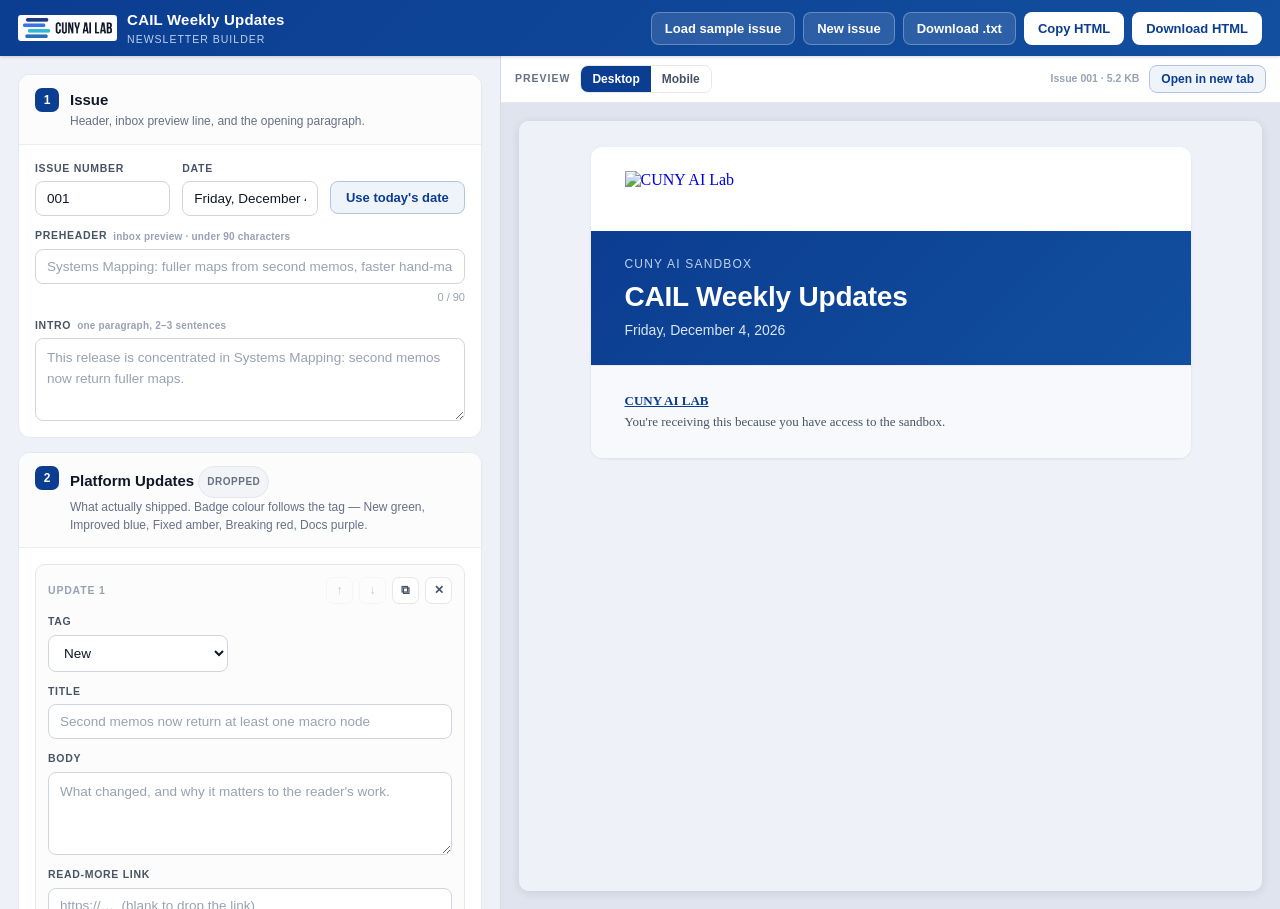
<file: index.html>
<!DOCTYPE html>
<html lang="en">
<head>
<meta charset="utf-8">
<meta name="viewport" content="width=device-width, initial-scale=1">
<title>CAIL Weekly Updates — Newsletter Builder</title>
<link rel="stylesheet" href="styles.css">
</head>
<body>

<header class="topbar">
  <div class="brand">
    <img src="logo-horizontal.png" alt="CUNY AI Lab">
    <div>
      <div class="t">CAIL Weekly Updates</div>
      <div class="s">Newsletter builder</div>
    </div>
  </div>
  <div class="spacer"></div>
  <div class="actions">
    <span class="save-state" id="save-state"></span>
    <button class="btn-ghost" id="btn-sample" title="Fill the form with the published sample issue">Load sample issue</button>
    <button class="btn-ghost" id="btn-new" title="Start a blank issue">New issue</button>
    <button class="btn-ghost" id="btn-txt" title="Download the plain-text fallback (newsletter.txt)">Download .txt</button>
    <button class="btn-solid" id="btn-copy" title="Copy the newsletter HTML to the clipboard">Copy HTML</button>
    <button class="btn-solid" id="btn-download" title="Download the finished newsletter HTML">Download HTML</button>
  </div>
</header>

<main class="layout">
  <section class="formpane" id="formpane">

    <div class="sec">
      <div class="sec-head">
        <div class="num">1</div>
        <div>
          <div class="ttl">Issue</div>
          <div class="hint">Header, inbox preview line, and the opening paragraph.</div>
        </div>
      </div>
      <div class="sec-body">
        <div class="grid three">
          <div class="field">
            <label for="f-issue">Issue number</label>
            <input type="text" id="f-issue" data-path="meta.issue" placeholder="014">
          </div>
          <div class="field">
            <label for="f-date">Date</label>
            <input type="text" id="f-date" data-path="meta.date" placeholder="Monday, March 3, 2025">
          </div>
          <div class="field">
            <label>&nbsp;</label>
            <button class="btn-add" id="btn-today" style="border-style:solid; border-color:#b2c4e0;">Use today's date</button>
          </div>
        </div>
        <div class="grid" style="margin-top:12px;">
          <div class="field">
            <label for="f-preheader">Preheader <span class="opt">inbox preview · under 90 characters</span></label>
            <input type="text" id="f-preheader" data-path="meta.preheader" placeholder="Systems Mapping: fuller maps from second memos, faster hand-mapping.">
            <div class="counter" id="c-preheader">0 / 90</div>
          </div>
          <div class="field">
            <label for="f-intro">Intro <span class="opt">one paragraph, 2–3 sentences</span></label>
            <textarea id="f-intro" data-path="meta.intro" rows="3" placeholder="This release is concentrated in Systems Mapping: second memos now return fuller maps."></textarea>
          </div>
        </div>
      </div>
    </div>

    <div class="sec">
      <div class="sec-head">
        <div class="num">2</div>
        <div style="flex:1;">
          <div class="ttl">Platform Updates <span id="chip-updates"></span></div>
          <div class="hint">What actually shipped. Badge colour follows the tag — New green, Improved blue, Fixed amber, Breaking red, Docs purple.</div>
        </div>
      </div>
      <div class="sec-body">
        <div id="updates-list"></div>
        <div class="add-row" style="margin-bottom:14px;">
          <button class="btn-add" data-add="updates">+ Add update</button>
        </div>
        <div class="grid">
          <div class="field">
            <label for="f-why">Why this matters <span class="opt">one line · blank to drop</span></label>
            <input type="text" id="f-why" data-path="why" placeholder="Systems Mapping now sits beside Stem Splitter on the Tools portal.">
          </div>
          <div class="field">
            <label for="f-verif">Release verification <span class="opt">build/test evidence · blank to drop</span></label>
            <input type="text" id="f-verif" data-path="verification" placeholder="tests 214 passed · deployed 2025-03-03 14:02 ET">
          </div>
        </div>
      </div>
    </div>

    <div class="sec">
      <div class="sec-head">
        <div class="num">3</div>
        <div style="flex:1;">
          <div class="ttl">Tool Spotlight <span id="chip-tool"></span></div>
          <div class="hint">One tool or use case per issue, with a copy-paste snippet and a single call to action.</div>
        </div>
      </div>
      <div class="sec-body">
        <div class="grid two">
          <div class="field">
            <label for="f-tool-name">Tool name</label>
            <input type="text" id="f-tool-name" data-path="tool.name" placeholder="Systems Mapping">
          </div>
          <div class="field">
            <label for="f-tool-author">Contributed by</label>
            <input type="text" id="f-tool-author" data-path="tool.author" placeholder="Zach, via Codex">
          </div>
        </div>
        <div class="grid" style="margin-top:12px;">
          <div class="field">
            <label for="f-tool-tagline">Tagline <span class="opt">one line</span></label>
            <input type="text" id="f-tool-tagline" data-path="tool.tagline" placeholder="Concept mapping for policy and systems coursework, now on the Tools portal.">
          </div>
          <div class="field">
            <label for="f-tool-body">Body <span class="opt">2–4 sentences</span></label>
            <textarea id="f-tool-body" data-path="tool.body" rows="4" placeholder="Systems Mapping is a concept-mapping workspace for policy and systems coursework."></textarea>
          </div>
          <div class="field">
            <label for="f-tool-code">Code snippet <span class="opt">optional · write "none" to drop the block</span></label>
            <textarea id="f-tool-code" data-path="tool.code" rows="3" placeholder="pip install cail-sandbox"></textarea>
          </div>
          <div class="grid two">
            <div class="field">
              <label for="f-tool-cta">Button label <span class="opt">default: Access the tool</span></label>
              <input type="text" id="f-tool-cta" data-path="tool.cta" placeholder="Access the tool">
            </div>
            <div class="field">
              <label for="f-tool-link">Call-to-action link</label>
              <input type="text" id="f-tool-link" data-path="tool.link" placeholder="https://ailab.gc.cuny.edu/tools/">
            </div>
          </div>
        </div>
      </div>
    </div>

    <div class="sec">
      <div class="sec-head">
        <div class="num">4</div>
        <div style="flex:1;">
          <div class="ttl">Research and Projects <span id="chip-research"></span></div>
          <div class="hint">Work running in the sandbox. Leave empty and the whole section is dropped from the email.</div>
        </div>
      </div>
      <div class="sec-body">
        <div id="research-list"></div>
        <div class="add-row">
          <button class="btn-add" data-add="research">+ Add project</button>
        </div>
      </div>
    </div>

    <div class="sec">
      <div class="sec-head">
        <div class="num">5</div>
        <div style="flex:1;">
          <div class="ttl">Events and Workshops <span id="chip-events"></span></div>
          <div class="hint">Workshops, demos, deadlines. Leave empty and the whole section is dropped.</div>
        </div>
      </div>
      <div class="sec-body">
        <div id="events-list"></div>
        <div class="add-row">
          <button class="btn-add" data-add="events">+ Add event</button>
        </div>
      </div>
    </div>

    <div class="sec">
      <div class="sec-head">
        <div class="num">6</div>
        <div>
          <div class="ttl">Links</div>
          <div class="hint">Logo and lab URL. All links must be absolute.</div>
        </div>
      </div>
      <div class="sec-body">
        <div class="grid two">
          <div class="field">
            <label for="f-lab">CUNY AI Lab URL</label>
            <input type="text" id="f-lab" data-path="links.lab_url" placeholder="https://ailab.gc.cuny.edu">
          </div>
          <div class="field">
            <label for="f-logo">Logo URL</label>
            <input type="text" id="f-logo" data-path="links.logo_url" placeholder="https://ailab.gc.cuny.edu/images/logo-horizontal.png">
          </div>
        </div>
      </div>
    </div>

    <div class="sec">
      <div class="sec-head">
        <div class="num" style="background:#475467;">&#10003;</div>
        <div>
          <div class="ttl">Pre-send checks</div>
          <div class="hint">Runs against the template rules in the README.</div>
        </div>
      </div>
      <div class="sec-body">
        <div class="checks" id="checks"></div>
      </div>
    </div>

    <div class="sec">
      <div class="sec-head">
        <div class="num" style="background:#475467;">&#8997;</div>
        <div>
          <div class="ttl">Draft</div>
          <div class="hint">Your work is saved in this browser automatically. Export a file to hand off or back up.</div>
        </div>
      </div>
      <div class="sec-body">
        <div class="add-row">
          <button class="btn-add" id="btn-export">Export draft (.json)</button>
          <button class="btn-add" id="btn-import">Import draft (.json)</button>
          <button class="btn-add" id="btn-reset" style="color:#b42318; background:#fef3f2; border-color:#fecdca;">Clear saved draft</button>
          <input type="file" id="file-import" accept="application/json,.json" hidden>
        </div>
      </div>
    </div>

    <details class="adv" style="margin:4px 2px 0;">
      <summary>Formatting help and house style</summary>
      <div class="help">
        Body fields accept light inline formatting: <code class="k">**bold**</code>,
        <code class="k">*italic*</code>, <code class="k">`code`</code>, and
        <code class="k">[label](https://…)</code>. Everything else is escaped, so stray
        <code class="k">&lt;</code> characters are safe.<br><br>
        <b>Voice and style:</b> plain declarative sentences. No exclamation points, no emoji, no hype
        adjectives. State what changed and why it matters to the reader's work. Prefer concrete numbers
        and dates over "recently" and "soon".<br><br>
        <b>Sending:</b> download both the HTML and the .txt, and send them as
        <code class="k">multipart/alternative</code>. Test in Gmail, Apple Mail, and Outlook first.
      </div>
    </details>

  </section>

  <section class="previewpane">
    <div class="preview-toolbar">
      <span class="lbl">Preview</span>
      <div class="seg" id="view-seg">
        <button data-view="desktop" class="on">Desktop</button>
        <button data-view="mobile">Mobile</button>
      </div>
      <div class="spacer"></div>
      <span class="lbl" id="preview-meta" style="text-transform:none; letter-spacing:0; font-weight:600; color:#98a2b3;"></span>
      <button class="btn-add" id="btn-open" style="border-style:solid; border-color:#b2c4e0; padding:6px 11px; font-size:12px;">Open in new tab</button>
    </div>
    <div class="preview-scroll">
      <iframe id="preview" title="Newsletter preview"></iframe>
    </div>
  </section>
</main>

<div class="toast" id="toast"></div>

<script src="app.js"></script>
</body>
</html>
</file>
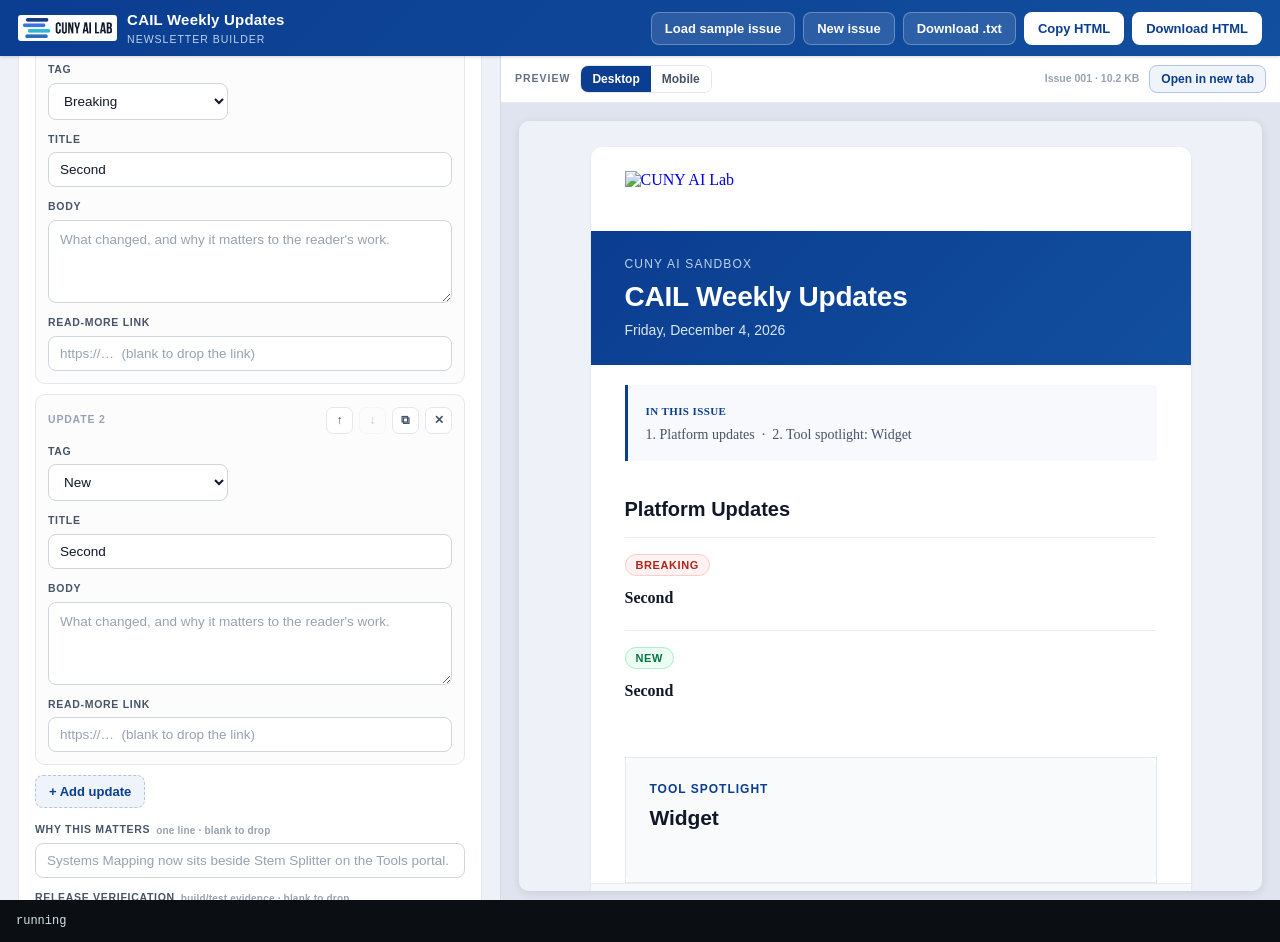
<file: CAIL Newsletter Builder.html>
<!DOCTYPE html><html><head><meta charset="utf-8"><title>selftest</title>
<style>
  html,body{margin:0;padding:0}
  #f{display:block;width:100%;height:100vh;border:0}
  #out{margin:0;padding:12px 16px;font:12px/1.5 ui-monospace,Menlo,Consolas,monospace;
       white-space:pre-wrap;background:#0b0f14;color:#d6e2ea}
</style>
</head><body>
<iframe id="f" src="index.html"></iframe>
<pre id="out">running</pre>
<script>
const log=[]; const ok=(n,c,extra)=>log.push((c?'PASS ':'FAIL ')+n+(extra?' :: '+extra:''));
const f=document.getElementById('f');
f.addEventListener('load',async ()=>{
  const w=f.contentWindow, d=f.contentDocument;
  const $=s=>d.querySelector(s), $$=s=>[...d.querySelectorAll(s)];
  const fire=(el,t='input')=>el.dispatchEvent(new w.Event(t,{bubbles:true}));
  const sleep=ms=>new Promise(r=>setTimeout(r,ms));
  try{
    // 1 initial render
    ok('form fields rendered', $$('[data-path]').length>=15, $$('[data-path]').length+' path inputs');
    ok('updates list has 1 item', $$('#updates-list .item').length===1);
    ok('events list has 1 item', $$('#events-list .item').length===1);
    ok('research list empty help', /No project entries/.test($('#research-list').textContent));
    ok('preview srcdoc set', ($('#preview').srcdoc||'').includes('CAIL Weekly Updates'), (($('#preview').srcdoc||'').length)+' chars');
    ok('date prefilled', $('#f-date').value.length>5, $('#f-date').value);

    // 2 typing updates state + preview
    const t=$('#updates-list .item textarea[data-field="body"]');
    t.value='Typed body text.'; fire(t);
    const ti=$('#updates-list .item input[data-field="title"]');
    ti.value='Typed title'; fire(ti);
    await sleep(250);
    ok('preview reflects typed update', $('#preview').srcdoc.includes('Typed title'));

    // 3 add / dup / move / delete
    $('[data-add="updates"]').click(); await sleep(60);
    ok('add update', $$('#updates-list .item').length===2, $$('#updates-list .item').length+' items');
    $$('#updates-list .item input[data-field="title"]')[1].value='Second'; fire($$('#updates-list .item input[data-field="title"]')[1]);
    $('[data-act="up"][data-index="1"]').click(); await sleep(60);
    ok('move up', $$('#updates-list .item input[data-field="title"]')[0].value==='Second',
      $$('#updates-list .item input[data-field="title"]')[0].value);
    ok('move-up disabled at top', $$('#updates-list .item')[0].querySelector('[data-act="up"]').disabled===true);
    $('[data-act="dup"][data-index="0"]').click(); await sleep(60);
    ok('duplicate', $$('#updates-list .item').length===3);
    $('[data-act="del"][data-index="2"]').click(); await sleep(60);
    ok('delete', $$('#updates-list .item').length===2);
    ok('title survives re-render', $$('#updates-list .item input[data-field="title"]')[0].value==='Second');

    // 4 tag select changes badge colour
    const sel=$('#updates-list .item select[data-field="tag"]');
    sel.value='Breaking'; fire(sel,'change'); await sleep(250);
    ok('Breaking badge colour', $('#preview').srcdoc.includes('#b42318'), 'red badge');

    // 5 tool spotlight appears when name typed
    const tn=$('#f-tool-name'); tn.value='Widget'; fire(tn); await sleep(250);
    ok('tool spotlight in toc', $('#preview').srcdoc.includes('Tool spotlight: Widget'));
    ok('tool chip on', /included/.test($('#chip-tool').textContent), $('#chip-tool').textContent);
    tn.value=''; fire(tn); await sleep(250);
    ok('tool chip off when cleared', /dropped/.test($('#chip-tool').textContent));

    // 6 code "none" suppression
    const tc=$('#f-tool-code'); tc.value='none'; tn.value='Widget'; fire(tn); fire(tc); await sleep(250);
    ok('code "none" drops block', !$('#preview').srcdoc.includes('ui-monospace,SFMono-Regular,Menlo,Consolas,\'Courier New\',monospace; font-size:13px; line-height:22px'));
    tc.value='npm i x'; fire(tc); await sleep(250);
    ok('code renders when set', $('#preview').srcdoc.includes('npm i x'));

    // 7 preheader counter warning
    const ph=$('#f-preheader'); ph.value='x'.repeat(120); fire(ph);
    ok('counter warns over 90', $('#c-preheader').classList.contains('warn'), $('#c-preheader').textContent);

    // 8 relative link warning
    ph.value='short'; fire(ph);
    const ul=$('#updates-list .item input[data-field="link"]'); ul.value='docs/page'; fire(ul); await sleep(250);
    ok('relative link flagged', /relative or malformed/.test($('#checks').textContent));
    ul.value='https://ok.example/x'; fire(ul); await sleep(250);
    ok('absolute link clears warning', !/relative or malformed/.test($('#checks').textContent));

    // 9 house style checks
    const w2=$('#f-why'); w2.value='This is huge!'; fire(w2); await sleep(250);
    ok('exclamation flagged', /exclamation point/.test($('#checks').textContent));
    w2.value=''; fire(w2); await sleep(250);

    // 10 section chips
    ok('updates chip shows count', /2 items/.test($('#chip-updates').textContent), $('#chip-updates').textContent);
    ok('research chip dropped', /dropped/.test($('#chip-research').textContent));

    // 11 sample load
    $('#btn-sample').click(); await sleep(300);
    ok('sample loads 5 updates', $$('#updates-list .item').length===5, $$('#updates-list .item').length+' items');
    ok('sample preview has Systems Mapping', $('#preview').srcdoc.includes('Systems Mapping'));
    ok('sample toc drops research', !$('#preview').srcdoc.includes('Research and Projects in the Sandbox'));
    ok('sample toc has 3 entries', /3\. Events and workshops/.test($('#preview').srcdoc));

    // 12 research section appears
    $('[data-add="research"]').click(); await sleep(60);
    const rn=$('#research-list input[data-field="name"]'); rn.value='Ada'; fire(rn);
    const rb=$('#research-list textarea[data-field="body"]'); rb.value='Builds maps.'; fire(rb);
    await sleep(250);
    ok('research section renders', $('#preview').srcdoc.includes('Research and Projects in the Sandbox'));
    ok('research toc renumbers', /3\. Research and projects/.test($('#preview').srcdoc));
    ok('research chip counts', /1 item/.test($('#chip-research').textContent), $('#chip-research').textContent);

    // 13 localStorage autosave
    await sleep(700);
    ok('draft autosaved', !!w.localStorage.getItem('cail-newsletter-draft-v1'));

    // 14 mobile toggle
    d.querySelector('#view-seg button[data-view="mobile"]').click();
    ok('mobile width applied', $('#preview').style.maxWidth==='390px', $('#preview').style.maxWidth);

    // 15 new issue bumps number
    d.querySelector('#view-seg button[data-view="desktop"]').click();
    $('#btn-new').click(); await sleep(300);
    ok('new issue increments', $('#f-issue').value==='002', $('#f-issue').value);
    ok('new issue clears updates', $$('#updates-list .item').length===1);
    ok('new issue keeps link defaults', $('#f-logo').value.includes('logo-horizontal.png'));

    // 16 no console errors
    ok('no page errors', !w.__errs || w.__errs.length===0, w.__errs?w.__errs.join('|'):'');
  }catch(e){ log.push('FAIL exception :: '+(e&&e.stack||e)); }
  document.getElementById('out').textContent=log.join('\n');
});
</script></body></html>
</file>
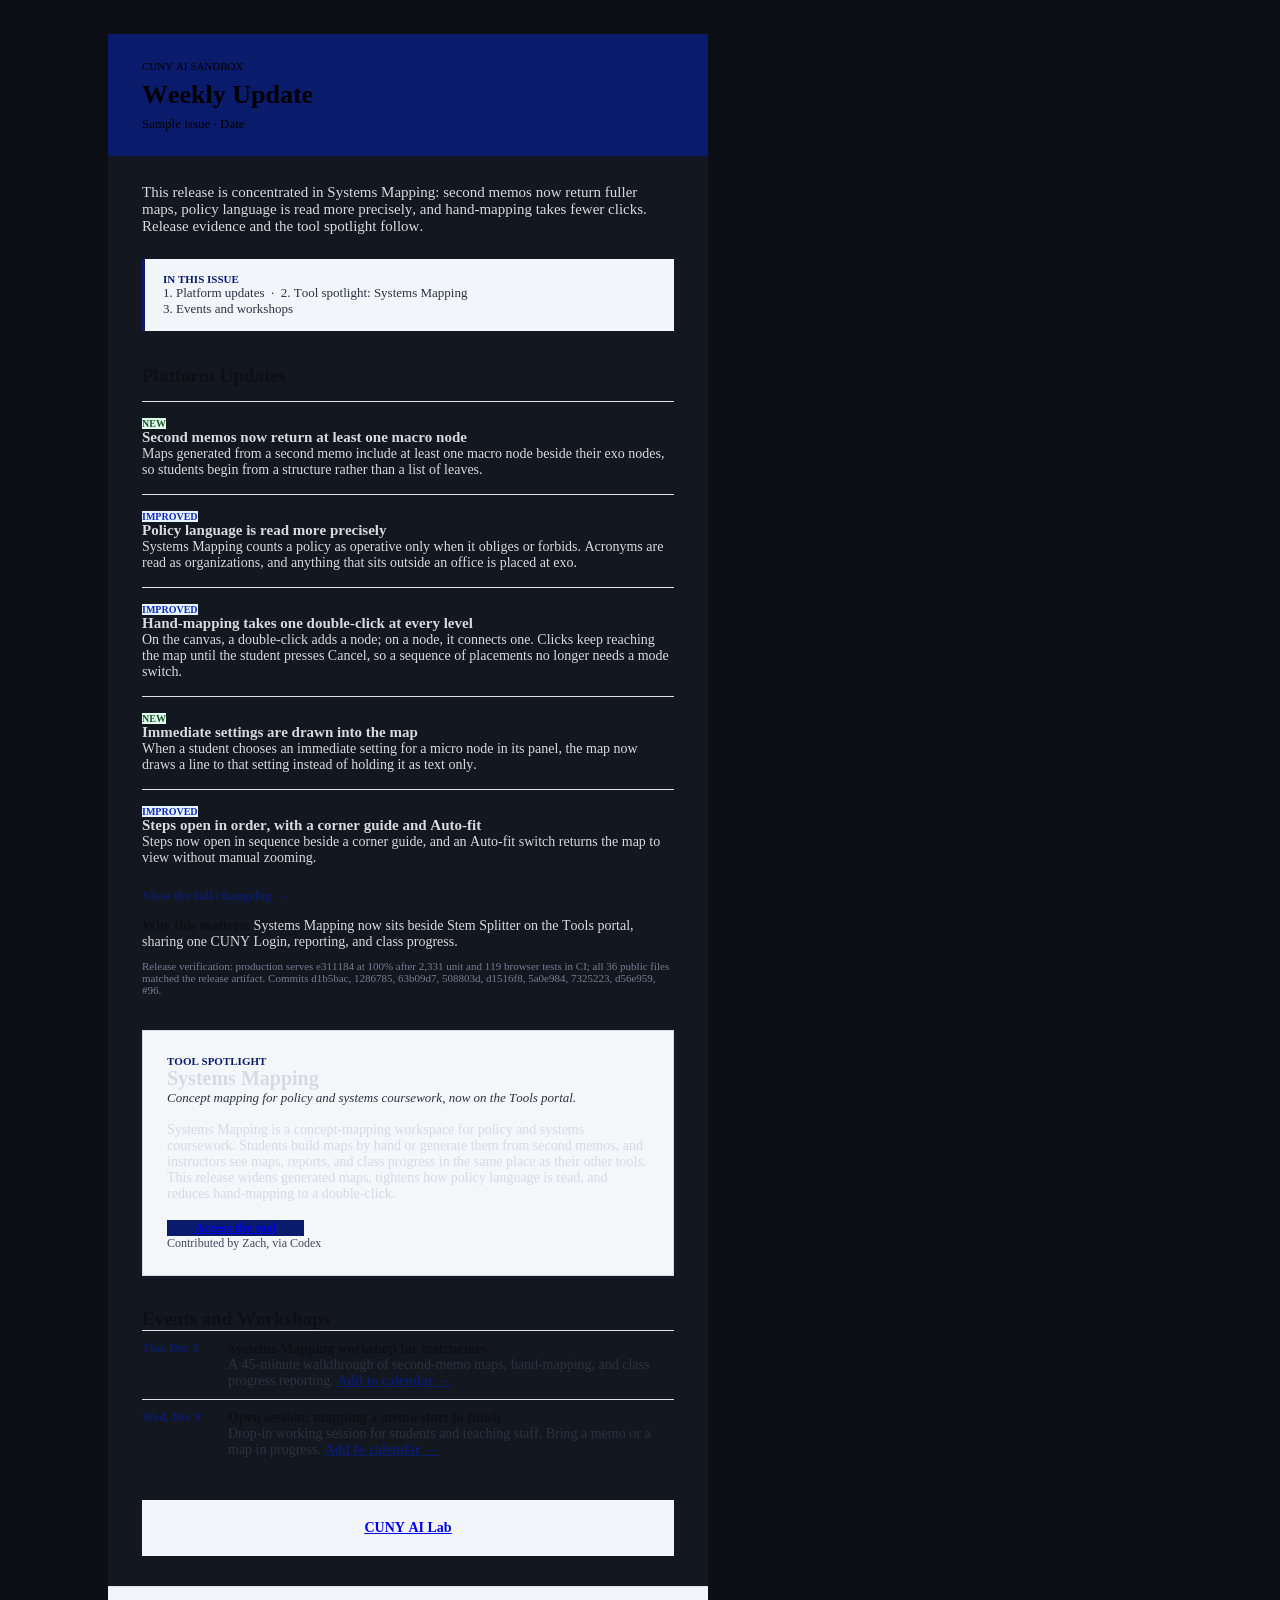
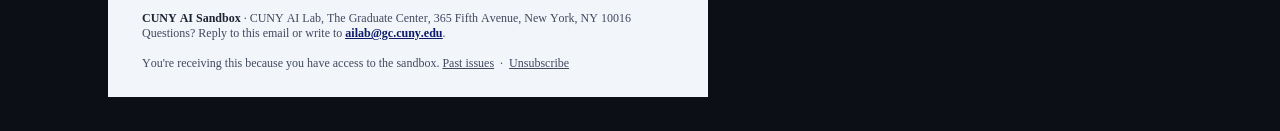
<file: sample-issue-01.user-edit.bak.html>
<!DOCTYPE html PUBLIC "-//W3C//DTD HTML 4.01//EN" "http://www.w3.org/TR/html4/strict.dtd">
<html>
<head>
  <meta http-equiv="Content-Type" content="text/html; charset=utf-8">
  <meta http-equiv="Content-Style-Type" content="text/css">
  <title></title>
  <meta name="Generator" content="Cocoa HTML Writer">
  <meta name="CocoaVersion" content="2685.7">
  <style type="text/css">
    body {background-color: #0d0f16}
    p.p1 {margin: 0.0px 0.0px 0.0px 0.0px; font: 11.0px 'Helvetica Neue'; -webkit-text-stroke: #89a7de}
    p.p2 {margin: 0.0px 0.0px 0.0px 0.0px; font: 26.0px 'Helvetica Neue'; -webkit-text-stroke: #ffffff}
    p.p3 {margin: 0.0px 0.0px 0.0px 0.0px; font: 13.0px 'Helvetica Neue'; -webkit-text-stroke: #abc0e6}
    p.p4 {margin: 0.0px 0.0px 0.0px 0.0px; font: 15.0px 'Helvetica Neue'; color: #d7dae0; -webkit-text-stroke: #d7dae0}
    p.p5 {margin: 0.0px 0.0px 0.0px 0.0px; font: 11.0px 'Helvetica Neue'; color: #0b1b6b; -webkit-text-stroke: #0b1b6b}
    p.p6 {margin: 0.0px 0.0px 0.0px 0.0px; font: 13.0px 'Helvetica Neue'; color: #2a3242; -webkit-text-stroke: #2a3242}
    p.p7 {margin: 0.0px 0.0px 0.0px 0.0px; font: 19.0px 'Helvetica Neue'; color: #0d0f17; -webkit-text-stroke: #0d0f17}
    p.p8 {margin: 0.0px 0.0px 0.0px 0.0px; font: 10.0px 'Helvetica Neue'; color: #12542a; -webkit-text-stroke: #12542a}
    p.p9 {margin: 0.0px 0.0px 0.0px 0.0px; font: 14.0px 'Helvetica Neue'; color: #d7dae0; -webkit-text-stroke: #d7dae0}
    p.p10 {margin: 0.0px 0.0px 0.0px 0.0px; font: 10.0px 'Helvetica Neue'; color: #102abd; -webkit-text-stroke: #102abd}
    p.p11 {margin: 0.0px 0.0px 0.0px 0.0px; font: 13.0px Times; color: #0b1b6b; -webkit-text-stroke: #0b1b6b}
    p.p12 {margin: 0.0px 0.0px 0.0px 0.0px; font: 11.0px 'Helvetica Neue'; color: #737d93; -webkit-text-stroke: #737d93}
    p.p13 {margin: 0.0px 0.0px 0.0px 0.0px; font: 20.0px 'Helvetica Neue'; color: #d7dae0; -webkit-text-stroke: #d7dae0}
    p.p14 {margin: 0.0px 0.0px 0.0px 0.0px; text-align: center; font: 13.0px Times; color: #0000e9; -webkit-text-stroke: #ffffff}
    p.p15 {margin: 0.0px 0.0px 0.0px 0.0px; font: 12.0px 'Helvetica Neue'; color: #42495f; -webkit-text-stroke: #42495f}
    p.p16 {margin: 0.0px 0.0px 0.0px 0.0px; font: 12.0px 'Helvetica Neue'; color: #0b1b6b; -webkit-text-stroke: #0b1b6b}
    p.p17 {margin: 0.0px 0.0px 0.0px 0.0px; font: 14.0px 'Helvetica Neue'; color: #0d0f17; -webkit-text-stroke: #0d0f17}
    p.p18 {margin: 0.0px 0.0px 0.0px 0.0px; font: 14.0px 'Helvetica Neue'; color: #2a3242; -webkit-text-stroke: #2a3242}
    p.p19 {margin: 0.0px 0.0px 0.0px 0.0px; text-align: center; font: 14.0px Times; color: #0000e9; -webkit-text-stroke: #0b1b6b}
    p.p20 {margin: 0.0px 0.0px 0.0px 0.0px; font: 12.0px 'Helvetica Neue'; color: #42495f; -webkit-text-stroke: #42495f; min-height: 14.0px}
    span.s1 {font-kerning: none}
    span.s2 {font-kerning: none; background-color: #e3feec}
    span.s3 {font-kerning: none; background-color: #e6f4ff}
    span.s4 {font: 13.0px '.Times Fallback'; font-kerning: none}
    span.s5 {font-kerning: none; color: #0d0f17; -webkit-text-stroke: 0px #0d0f17}
    span.s6 {font: 11.0px Times; font-kerning: none}
    span.s7 {text-decoration: underline ; font-kerning: none}
    span.s8 {font: 14.0px Times; text-decoration: underline ; font-kerning: none; color: #0b1b6b; -webkit-text-stroke: 0px #0b1b6b}
    span.s9 {font: 14.0px '.Times Fallback'; text-decoration: underline ; font-kerning: none; color: #0b1b6b; -webkit-text-stroke: 0px #0b1b6b}
    span.s10 {font: 14.0px Times; text-decoration: underline ; font-kerning: none; -webkit-text-stroke: 0px #0b1b6b}
    span.s11 {font-kerning: none; color: #1d2433; -webkit-text-stroke: 0px #1d2433}
    span.s12 {font: 12.0px Times; text-decoration: underline ; font-kerning: none; color: #0b1b6b; -webkit-text-stroke: 0px #0b1b6b}
    table.t1 {width: 800.0px; background-color: #0d0f16; border-collapse: collapse}
    table.t2 {width: 600.0px; max-width: 600.0px; background-color: #13171f; margin: 0.0px 0.0px 0.0px 88.0px; border-collapse: collapse}
    table.t3 {width: 532.0px; border-collapse: collapse}
    table.t4 {width: 532.0px; background-color: #f2f5fa; border-style: solid; border-width: 0.0px 0.0px 0.0px 3.0px; border-color: #000000 #000000 #000000 #0b1b6b; border-collapse: collapse}
    table.t5 {width: 532.0px; border-style: solid; border-width: 1.0px 0.0px 0.0px 0.0px; border-color: #dfe1e7 #000000 #000000 #000000; border-collapse: collapse}
    table.t6 {width: 532.0px; background-color: #f4f7fa; border-style: solid; border-width: 1.0px 1.0px 1.0px 1.0px; border-color: #d3dbe7 #d3dbe7 #d3dbe7 #d3dbe7; border-collapse: collapse}
    table.t7 {border-collapse: collapse}
    table.t8 {width: 532.0px; background-color: #f2f5fa; border-collapse: collapse}
    td.td1 {width: 776.0px; padding: 26.0px 12.0px 26.0px 12.0px}
    td.td2 {width: 532.0px; background-color: #0b1b6b; padding: 26.0px 34.0px 24.0px 34.0px}
    td.td3 {width: 532.0px; padding: 0.0px 0.0px 8.0px 0.0px}
    td.td4 {width: 532.0px}
    td.td5 {width: 532.0px; padding: 6.0px 0.0px 0.0px 0.0px}
    td.td6 {width: 532.0px; padding: 28.0px 34.0px 4.0px 34.0px}
    td.td7 {width: 532.0px; padding: 20.0px 34.0px 0.0px 34.0px}
    td.td8 {width: 493.0px; padding: 14.0px 18.0px 14.0px 18.0px}
    td.td9 {width: 532.0px; padding: 34.0px 34.0px 0.0px 34.0px}
    td.td10 {width: 532.0px; padding: 0.0px 0.0px 14.0px 0.0px}
    td.td11 {width: 532.0px; padding: 0.0px 34.0px 0.0px 34.0px}
    td.td12 {width: 532.0px; padding: 16.0px 0.0px 16.0px 0.0px}
    td.td13 {width: 532.0px; padding: 6.0px 34.0px 0.0px 34.0px}
    td.td14 {width: 532.0px; padding: 14.0px 34.0px 0.0px 34.0px}
    td.td15 {width: 532.0px; padding: 10.0px 34.0px 0.0px 34.0px}
    td.td16 {width: 482.0px; padding: 24.0px 24.0px 8.0px 24.0px}
    td.td17 {width: 482.0px; padding: 8.0px 24.0px 0.0px 24.0px}
    td.td18 {width: 482.0px; padding: 18.0px 24.0px 24.0px 24.0px}
    td.td19 {width: 137.1px; background-color: #0b1b6b}
    td.td20 {width: 532.0px; padding: 32.0px 34.0px 0.0px 34.0px}
    td.td21 {width: 86.0px; border-style: solid; border-width: 1.0px 0.0px 0.0px 0.0px; border-color: #dfe1e7 #0b1b6b #0b1b6b #0b1b6b; padding: 10.0px 0.0px 10.0px 0.0px}
    td.td22 {width: 446.0px; border-style: solid; border-width: 1.0px 0.0px 0.0px 0.0px; border-color: #dfe1e7 #2a3242 #2a3242 #2a3242; padding: 10.0px 0.0px 10.0px 0.0px}
    td.td23 {width: 532.0px; padding: 32.0px 34.0px 30.0px 34.0px}
    td.td24 {width: 492.0px; padding: 20.0px 20.0px 20.0px 20.0px}
    td.td25 {width: 532.0px; background-color: #f2f5fa; border-style: solid; border-width: 1.0px 0.0px 0.0px 0.0px; border-color: #dfe1e7 #000000 #000000 #000000; padding: 24.0px 34.0px 26.0px 34.0px}
  </style>
</head>
<body>
<table width="800.0" cellspacing="0" cellpadding="0" class="t1">
  <tbody>
    <tr>
      <td valign="middle" class="td1">
        <table width="600.0" cellspacing="0" cellpadding="0" class="t2">
          <tbody>
            <tr>
              <td valign="middle" class="td2">
                <table width="532.0" cellspacing="0" cellpadding="0" class="t3">
                  <tbody>
                    <tr>
                      <td valign="middle" class="td3">
                        <p class="p1"><span class="s1">CUNY AI SANDBOX  </span></p>
                      </td>
                    </tr>
                    <tr>
                      <td valign="middle" class="td4">
                        <p class="p2"><span class="s1"><b>Weekly Update</b><b></b></span></p>
                      </td>
                    </tr>
                    <tr>
                      <td valign="middle" class="td5">
                        <p class="p3"><span class="s1">Sample issue · Date</span></p>
                      </td>
                    </tr>
                  </tbody>
                </table>
              </td>
            </tr>
            <tr>
              <td valign="middle" class="td6">
                <p class="p4"><span class="s1">This release is concentrated in Systems Mapping: second memos now return fuller maps, policy language is read more precisely, and hand-mapping takes fewer clicks. Release evidence and the tool spotlight follow.</span></p>
              </td>
            </tr>
            <tr>
              <td valign="middle" class="td7">
                <table width="532.0" cellspacing="0" cellpadding="0" class="t4">
                  <tbody>
                    <tr>
                      <td valign="middle" class="td8">
                        <p class="p5"><span class="s1"><b>IN THIS ISSUE</b><b></b></span></p>
                        <p class="p6"><span class="s1">1. Platform updates  ·  2. Tool spotlight: Systems Mapping</span></p>
                        <p class="p6"><span class="s1">3. Events and workshops</span></p>
                      </td>
                    </tr>
                  </tbody>
                </table>
              </td>
            </tr>
            <tr>
              <td valign="middle" class="td9">
                <table width="532.0" cellspacing="0" cellpadding="0" class="t3">
                  <tbody>
                    <tr>
                      <td valign="middle" class="td10">
                        <p class="p7"><span class="s1"><b>Platform Updates</b><b></b></span></p>
                      </td>
                    </tr>
                  </tbody>
                </table>
              </td>
            </tr>
            <tr>
              <td valign="middle" class="td11">
                <table width="532.0" cellspacing="0" cellpadding="0" class="t5">
                  <tbody>
                    <tr>
                      <td valign="middle" class="td12">
                        <p class="p8"><span class="s2"><b>NEW</b><b></b></span></p>
                        <p class="p4"><span class="s1"><b>Second memos now return at least one macro node</b><b></b></span></p>
                        <p class="p9"><span class="s1">Maps generated from a second memo include at least one macro node beside their exo nodes, so students begin from a structure rather than a list of leaves.</span></p>
                      </td>
                    </tr>
                  </tbody>
                </table>
              </td>
            </tr>
            <tr>
              <td valign="middle" class="td11">
                <table width="532.0" cellspacing="0" cellpadding="0" class="t5">
                  <tbody>
                    <tr>
                      <td valign="middle" class="td12">
                        <p class="p10"><span class="s3"><b>IMPROVED</b><b></b></span></p>
                        <p class="p4"><span class="s1"><b>Policy language is read more precisely</b><b></b></span></p>
                        <p class="p9"><span class="s1">Systems Mapping counts a policy as operative only when it obliges or forbids. Acronyms are read as organizations, and anything that sits outside an office is placed at exo.</span></p>
                      </td>
                    </tr>
                  </tbody>
                </table>
              </td>
            </tr>
            <tr>
              <td valign="middle" class="td11">
                <table width="532.0" cellspacing="0" cellpadding="0" class="t5">
                  <tbody>
                    <tr>
                      <td valign="middle" class="td12">
                        <p class="p10"><span class="s3"><b>IMPROVED</b><b></b></span></p>
                        <p class="p4"><span class="s1"><b>Hand-mapping takes one double-click at every level</b><b></b></span></p>
                        <p class="p9"><span class="s1">On the canvas, a double-click adds a node; on a node, it connects one. Clicks keep reaching the map until the student presses Cancel, so a sequence of placements no longer needs a mode switch.</span></p>
                      </td>
                    </tr>
                  </tbody>
                </table>
              </td>
            </tr>
            <tr>
              <td valign="middle" class="td11">
                <table width="532.0" cellspacing="0" cellpadding="0" class="t5">
                  <tbody>
                    <tr>
                      <td valign="middle" class="td12">
                        <p class="p8"><span class="s2"><b>NEW</b><b></b></span></p>
                        <p class="p4"><span class="s1"><b>Immediate settings are drawn into the map</b><b></b></span></p>
                        <p class="p9"><span class="s1">When a student chooses an immediate setting for a micro node in its panel, the map now draws a line to that setting instead of holding it as text only.</span></p>
                      </td>
                    </tr>
                  </tbody>
                </table>
              </td>
            </tr>
            <tr>
              <td valign="middle" class="td11">
                <table width="532.0" cellspacing="0" cellpadding="0" class="t5">
                  <tbody>
                    <tr>
                      <td valign="middle" class="td12">
                        <p class="p10"><span class="s3"><b>IMPROVED</b><b></b></span></p>
                        <p class="p4"><span class="s1"><b>Steps open in order, with a corner guide and Auto-fit</b><b></b></span></p>
                        <p class="p9"><span class="s1">Steps now open in sequence beside a corner guide, and an Auto-fit switch returns the map to view without manual zooming.</span></p>
                      </td>
                    </tr>
                  </tbody>
                </table>
              </td>
            </tr>
            <tr>
              <td valign="middle" class="td13">
                <p class="p11"><span class="s1"><b>View the full changelog </b></span><span class="s4"><b>→</b><b></b></span></p>
              </td>
            </tr>
            <tr>
              <td valign="middle" class="td14">
                <p class="p9"><span class="s5"><b>Why this matters:</b></span><span class="s1"> Systems Mapping now sits beside Stem Splitter on the Tools portal, sharing one CUNY Login, reporting, and class progress.</span></p>
              </td>
            </tr>
            <tr>
              <td valign="middle" class="td15">
                <p class="p12"><span class="s1">Release verification: production serves </span><span class="s6">e311184</span><span class="s1"> at 100% after 2,331 unit and 119 browser tests in CI; all 36 public files matched the release artifact. Commits </span><span class="s6">d1b5bac, 1286785, 63b09d7, 508803d, d1516f8, 5a0e984, 7325223, d56e959</span><span class="s1">, #96.</span></p>
              </td>
            </tr>
            <tr>
              <td valign="middle" class="td9">
                <table width="532.0" cellspacing="0" cellpadding="0" class="t6">
                  <tbody>
                    <tr>
                      <td valign="middle" class="td16">
                        <p class="p5"><span class="s1"><b>TOOL SPOTLIGHT</b><b></b></span></p>
                        <p class="p13"><span class="s1"><b>Systems Mapping</b><b></b></span></p>
                        <p class="p6"><span class="s1"><i>Concept mapping for policy and systems coursework, now on the Tools portal.</i><i></i></span></p>
                      </td>
                    </tr>
                    <tr>
                      <td valign="middle" class="td17">
                        <p class="p9"><span class="s1">Systems Mapping is a concept-mapping workspace for policy and systems coursework. Students build maps by hand or generate them from second memos, and instructors see maps, reports, and class progress in the same place as their other tools. This release widens generated maps, tightens how policy language is read, and reduces hand-mapping to a double-click.</span></p>
                      </td>
                    </tr>
                    <tr>
                      <td valign="middle" class="td18">
                        <table cellspacing="0" cellpadding="0" class="t7">
                          <tbody>
                            <tr>
                              <td valign="middle" class="td19">
                                <p class="p14"><span class="s7"><a href="https://ailab.gc.cuny.edu/tools/"><b>Access the tool</b><b></b></a></span></p>
                              </td>
                            </tr>
                          </tbody>
                        </table>
                        <p class="p15"><span class="s1">Contributed by Zach, via Codex</span></p>
                      </td>
                    </tr>
                  </tbody>
                </table>
              </td>
            </tr>
            <tr>
              <td valign="middle" class="td20">
                <p class="p7"><span class="s1"><b>Events and Workshops</b><b></b></span></p>
                <table width="532.0" cellspacing="0" cellpadding="0" class="t3">
                  <tbody>
                    <tr>
                      <td valign="top" class="td21">
                        <p class="p16"><span class="s1"><b>Thu, Dec 3</b><b></b></span></p>
                      </td>
                      <td valign="top" class="td22">
                        <p class="p17"><span class="s1"><b>Systems Mapping workshop for instructors</b><b></b></span></p>
                        <p class="p18"><span class="s1">A 45-minute walkthrough of second-memo maps, hand-mapping, and class progress reporting. </span><span class="s8"><b>Add to calendar </b></span><span class="s9"><b>→</b><b></b></span></p>
                      </td>
                    </tr>
                    <tr>
                      <td valign="top" class="td21">
                        <p class="p16"><span class="s1"><b>Wed, Dec 9</b><b></b></span></p>
                      </td>
                      <td valign="top" class="td22">
                        <p class="p17"><span class="s1"><b>Open session: mapping a memo start to finish</b><b></b></span></p>
                        <p class="p18"><span class="s1">Drop-in working session for students and teaching staff. Bring a memo or a map in progress. </span><span class="s8"><b>Add to calendar </b></span><span class="s9"><b>→</b><b></b></span></p>
                      </td>
                    </tr>
                  </tbody>
                </table>
              </td>
            </tr>
            <tr>
              <td valign="middle" class="td23">
                <table width="532.0" cellspacing="0" cellpadding="0" class="t8">
                  <tbody>
                    <tr>
                      <td valign="middle" class="td24">
                        <p class="p19"><span class="s7"><a href="https://ailab.gc.cuny.edu/"><b>CUNY AI Lab</b><span class="s10"><b></b></span></a></span></p>
                      </td>
                    </tr>
                  </tbody>
                </table>
              </td>
            </tr>
            <tr>
              <td valign="middle" class="td25">
                <p class="p15"><span class="s11"><b>CUNY AI Sandbox</b></span><span class="s1"> · CUNY AI Lab, The Graduate Center, 365 Fifth Avenue, New York, NY 10016</span></p>
                <p class="p15"><span class="s1">Questions? Reply to this email or write to <a href="mailto:ailab@gc.cuny.edu"><span class="s12"><b>ailab@gc.cuny.edu</b></span></a>.</span></p>
                <p class="p20"><span class="s1"></span><br></p>
                <p class="p15"><span class="s1">You're receiving this because you have access to the sandbox. </span><span class="s7">Past issues</span><span class="s1">  ·  </span><span class="s7">Unsubscribe</span></p>
              </td>
            </tr>
          </tbody>
        </table>
      </td>
    </tr>
  </tbody>
</table>
</body>
</html>
</file>
<file: styles.css>
/* ==========================================================================
   CAIL Weekly Updates — Newsletter Builder
   UI chrome only. The generated email carries its own inline CSS.
   ========================================================================== */

:root{
  --blue:#0b3d91;
  --blue-2:#124f9e;
  --ink:#101828;
  --muted:#475467;
  --soft:#667085;
  --line:#e4e7ec;
  --line-2:#eaecf0;
  --bg:#eef1f7;
  --card:#ffffff;
  --red:#b42318;
  --amber:#b54708;
}
*{box-sizing:border-box;}
html,body{height:100%;}
body{
  margin:0;
  background:var(--bg);
  color:var(--ink);
  font-family:-apple-system,BlinkMacSystemFont,"Segoe UI",Roboto,Helvetica,Arial,sans-serif;
  font-size:14px;
  line-height:1.5;
  -webkit-font-smoothing:antialiased;
}
h1,h2,h3,h4{font-family:"Trebuchet MS","Segoe UI",Tahoma,Verdana,sans-serif;}

/* ---------------- top bar ---------------- */
.topbar{
  position:sticky; top:0; z-index:50;
  display:flex; align-items:center; gap:14px; flex-wrap:wrap;
  padding:9px 18px;
  background:linear-gradient(135deg,#0b3d91 0%,#124f9e 100%);
  color:#fff;
  box-shadow:0 1px 3px rgba(16,24,40,.18);
}
.brand{display:flex; align-items:center; gap:10px; min-width:0;}
.brand img{height:26px; width:auto; display:block; border-radius:3px; background:#fff; padding:3px 5px;}
.brand .t{font-family:"Trebuchet MS",Tahoma,sans-serif; font-weight:700; font-size:15px; letter-spacing:.2px; white-space:nowrap;}
.brand .s{font-size:10.5px; color:#bcd2ee; letter-spacing:1px; text-transform:uppercase; white-space:nowrap;}
.spacer{flex:1;}
.actions{display:flex; gap:8px; flex-wrap:wrap; align-items:center;}
button{
  font-family:inherit; font-size:13px; font-weight:600;
  border-radius:8px; border:1px solid transparent;
  padding:8px 13px; cursor:pointer;
  transition:background .15s,border-color .15s,transform .05s;
  white-space:nowrap;
}
button:active{transform:translateY(1px);}
.btn-ghost{background:rgba(255,255,255,.12); border-color:rgba(255,255,255,.28); color:#fff;}
.btn-ghost:hover{background:rgba(255,255,255,.22);}
.btn-solid{background:#fff; color:var(--blue);}
.btn-solid:hover{background:#e8eefb;}
.save-state{font-size:11px; color:#bcd2ee; letter-spacing:.4px; min-width:86px; text-align:right;}

/* ---------------- layout ---------------- */
.layout{
  display:grid;
  grid-template-columns:minmax(430px,1fr) minmax(0,780px);
  align-items:start;
  height:calc(100vh - 47px);
}
.formpane{overflow-y:auto; padding:18px 18px 140px; height:100%;}
.previewpane{height:100%; display:flex; flex-direction:column; background:#dfe4ee; border-left:1px solid #d3dae8;}
.preview-toolbar{
  display:flex; align-items:center; gap:10px; flex-wrap:wrap;
  padding:9px 14px; background:#fff; border-bottom:1px solid var(--line);
}
.preview-toolbar .lbl{font-size:10.5px; text-transform:uppercase; letter-spacing:1px; color:var(--soft); font-weight:700;}
.seg{display:inline-flex; border:1px solid var(--line); border-radius:8px; overflow:hidden;}
.seg button{background:#fff; color:var(--muted); border-radius:0; border:0; padding:6px 11px; font-size:12px;}
.seg button.on{background:var(--blue); color:#fff;}
.preview-scroll{flex:1; overflow:auto; padding:18px;}
#preview{display:block; margin:0 auto; width:100%; height:100%; min-height:520px; border:0; background:#eef1f7; border-radius:10px; box-shadow:0 2px 10px rgba(16,24,40,.10);}

/* ---------------- form ---------------- */
.sec{background:var(--card); border:1px solid var(--line); border-radius:12px; margin-bottom:14px; overflow:hidden;}
.sec-head{display:flex; align-items:flex-start; gap:11px; padding:13px 16px; border-bottom:1px solid var(--line-2); background:#fcfcfd;}
.num{
  flex:0 0 auto; width:24px; height:24px; border-radius:7px; background:var(--blue); color:#fff;
  display:grid; place-items:center; font-size:12px; font-weight:700; font-family:"Trebuchet MS",sans-serif;
}
.sec-head .ttl{font-family:"Trebuchet MS",Tahoma,sans-serif; font-weight:700; font-size:15px; line-height:24px;}
.sec-head .hint{font-size:12px; color:var(--soft); line-height:1.45; margin-top:1px;}
.sec-body{padding:16px;}
.grid{display:grid; gap:12px;}
.grid.two{grid-template-columns:1fr 1fr;}
.grid.three{grid-template-columns:1fr 1fr 1fr;}
.field{display:flex; flex-direction:column; gap:5px; min-width:0;}
.field > label{
  font-size:10.5px; font-weight:700; letter-spacing:.7px; text-transform:uppercase; color:#475467;
  display:flex; align-items:center; gap:6px;
}
.field .opt{font-weight:600; letter-spacing:.2px; color:#98a2b3; text-transform:none; font-size:10px;}
input[type=text], input[type=url], input[type=email], textarea, select{
  font-family:inherit; font-size:13.5px; color:var(--ink);
  padding:9px 11px; border:1px solid #d0d5dd; border-radius:8px; background:#fff; width:100%;
  transition:border-color .15s, box-shadow .15s;
}
textarea{resize:vertical; min-height:60px; line-height:1.55;}
input:focus, textarea:focus, select:focus{outline:none; border-color:var(--blue); box-shadow:0 0 0 3px rgba(11,61,145,.13);}
input::placeholder, textarea::placeholder{color:#98a2b3;}
.counter{font-size:11px; color:#98a2b3; text-align:right;}
.counter.warn{color:var(--amber); font-weight:700;}

/* repeatable item cards */
.item{border:1px solid var(--line); border-radius:10px; background:#fcfcfd; padding:12px; margin-bottom:10px;}
.item-head{display:flex; align-items:center; gap:6px; margin-bottom:10px;}
.item-head .idx{font-size:10.5px; font-weight:700; letter-spacing:.8px; text-transform:uppercase; color:#98a2b3;}
.item-head .grow{flex:1;}
.icon-btn{
  background:#fff; border:1px solid var(--line); color:var(--muted); border-radius:7px;
  width:27px; height:27px; padding:0; display:grid; place-items:center; font-size:12px; line-height:1;
}
.icon-btn:hover:not(:disabled){background:#f2f4f7; border-color:#d0d5dd; color:var(--ink);}
.icon-btn:disabled{opacity:.32; cursor:not-allowed;}
.icon-btn.del:hover{background:#fef3f2; border-color:#fecdca; color:var(--red);}
.add-row{display:flex; gap:8px; flex-wrap:wrap;}
.btn-add{background:#eff4fb; color:var(--blue); border:1px dashed #b2c4e0;}
.btn-add:hover{background:#e4ecf8; border-color:#7fa3d4;}

/* chips */
.chip{display:inline-flex; align-items:center; gap:5px; font-size:10px; font-weight:700; letter-spacing:.5px; text-transform:uppercase; padding:3px 8px; border-radius:20px; white-space:nowrap; vertical-align:middle;}
.chip.on{background:#ecfdf3; color:#067647; border:1px solid #abefc6;}
.chip.off{background:#f2f4f7; color:#667085; border:1px solid #e4e7ec;}

/* validation */
.checks{display:flex; flex-direction:column; gap:8px;}
.check{display:flex; gap:8px; align-items:flex-start; font-size:12.5px; line-height:1.45; color:var(--muted);}
.check .dot{flex:0 0 auto; width:7px; height:7px; border-radius:50%; margin-top:6px; background:#12b76a;}
.check.warn .dot{background:#f79009;}
.check.warn{color:#93370d;}
.check .fix{color:#98a2b3;}

.help{
  font-size:12px; color:var(--soft); background:#f7f9fc; border-left:3px solid var(--blue);
  border-radius:5px; padding:9px 12px; line-height:1.55;
}
.help b{color:var(--ink);}
code.k{
  font-family:ui-monospace,SFMono-Regular,Menlo,Consolas,monospace; font-size:11.5px;
  background:#eef1f7; border:1px solid #e0e5ee; border-radius:4px; padding:1px 5px; color:#344054;
}
details.adv summary{cursor:pointer; font-size:11px; font-weight:700; color:var(--soft); letter-spacing:.6px; text-transform:uppercase; padding:4px 2px;}
details.adv[open] summary{margin-bottom:10px;}

/* toast */
.toast{
  position:fixed; left:50%; bottom:26px; transform:translate(-50%,14px);
  background:#101828; color:#fff; font-size:13px; font-weight:600;
  padding:10px 18px; border-radius:9px; opacity:0; pointer-events:none;
  transition:opacity .2s, transform .2s; z-index:200; box-shadow:0 6px 20px rgba(16,24,40,.25);
}
.toast.show{opacity:1; transform:translate(-50%,0);}

@media (max-width:1080px){
  .layout{grid-template-columns:1fr; height:auto;}
  .formpane{height:auto; overflow:visible;}
  .previewpane{height:auto; border-left:0; border-top:1px solid #d3dae8;}
  .preview-scroll{max-height:none;}
  #preview{height:82vh;}
}
@media (max-width:640px){
  .grid.two,.grid.three{grid-template-columns:1fr;}
  .save-state{display:none;}
  .formpane{padding:14px 12px 100px;}
}
</file>
